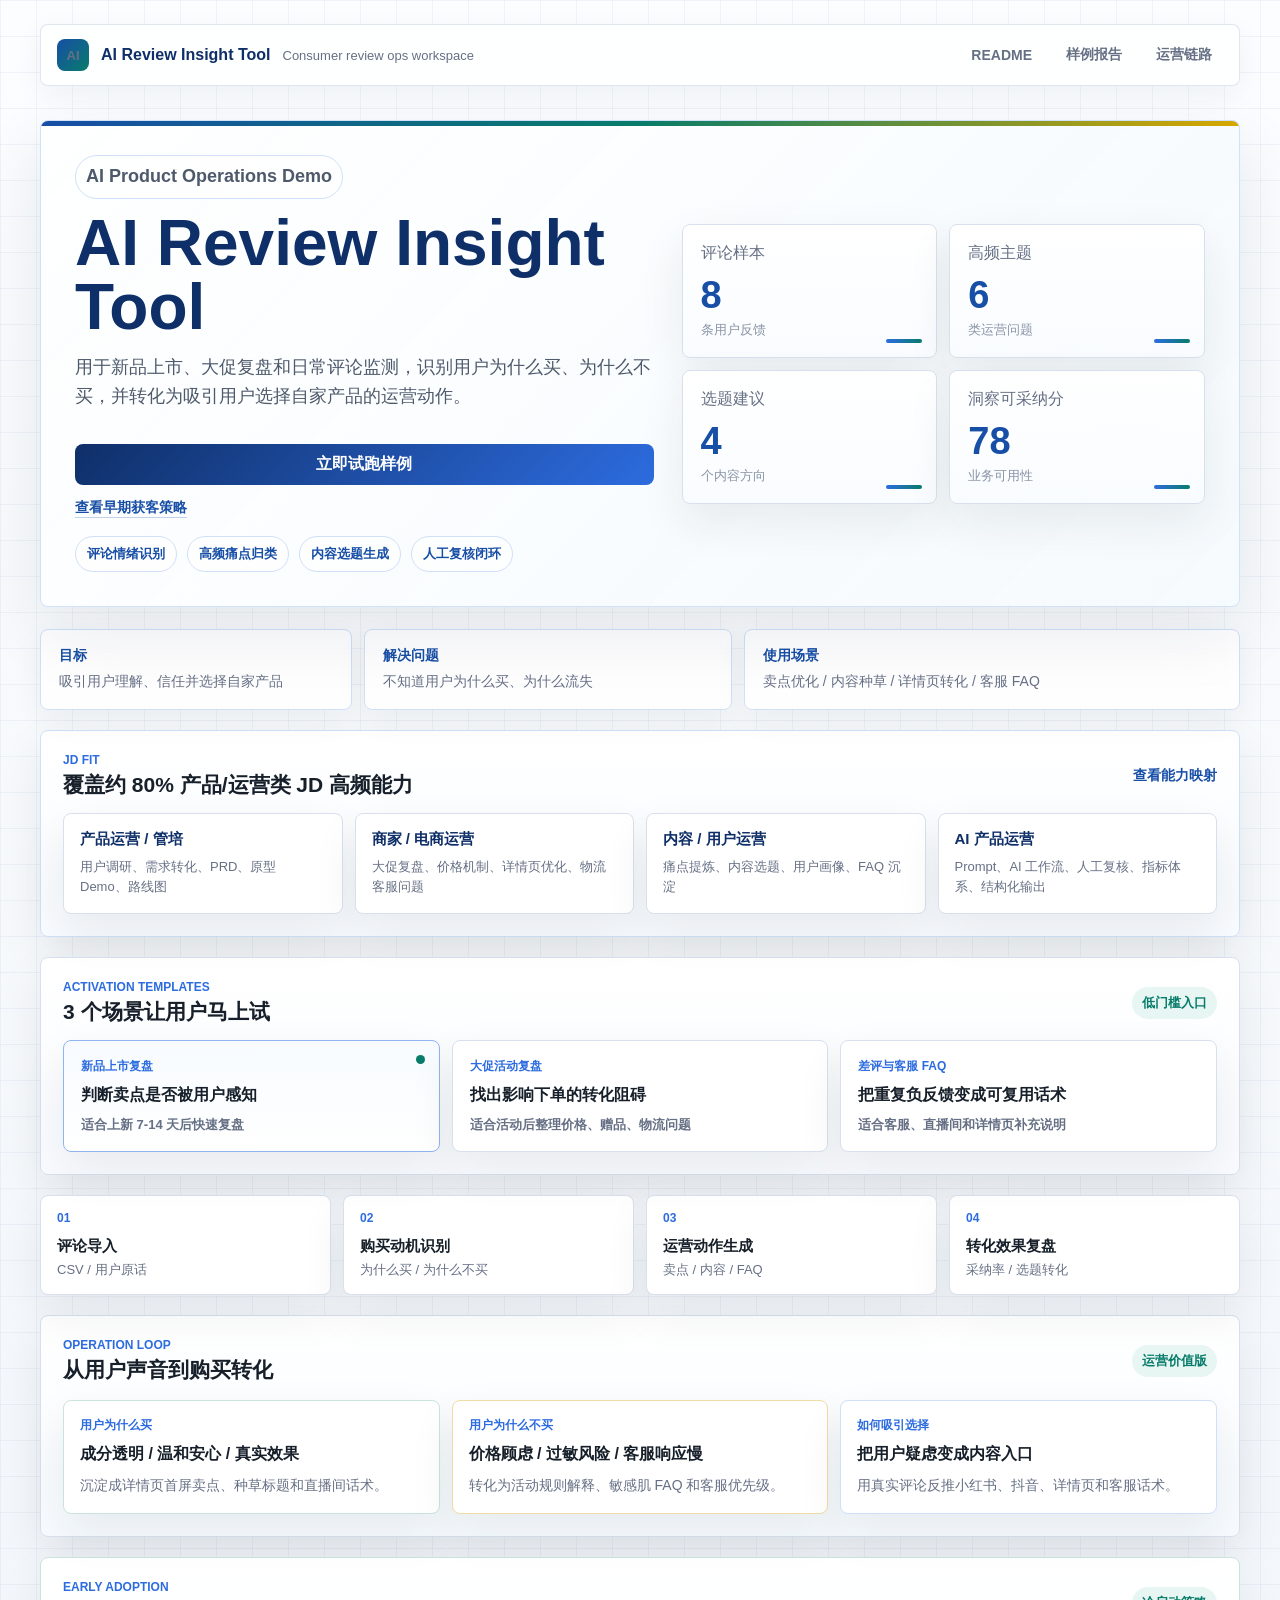
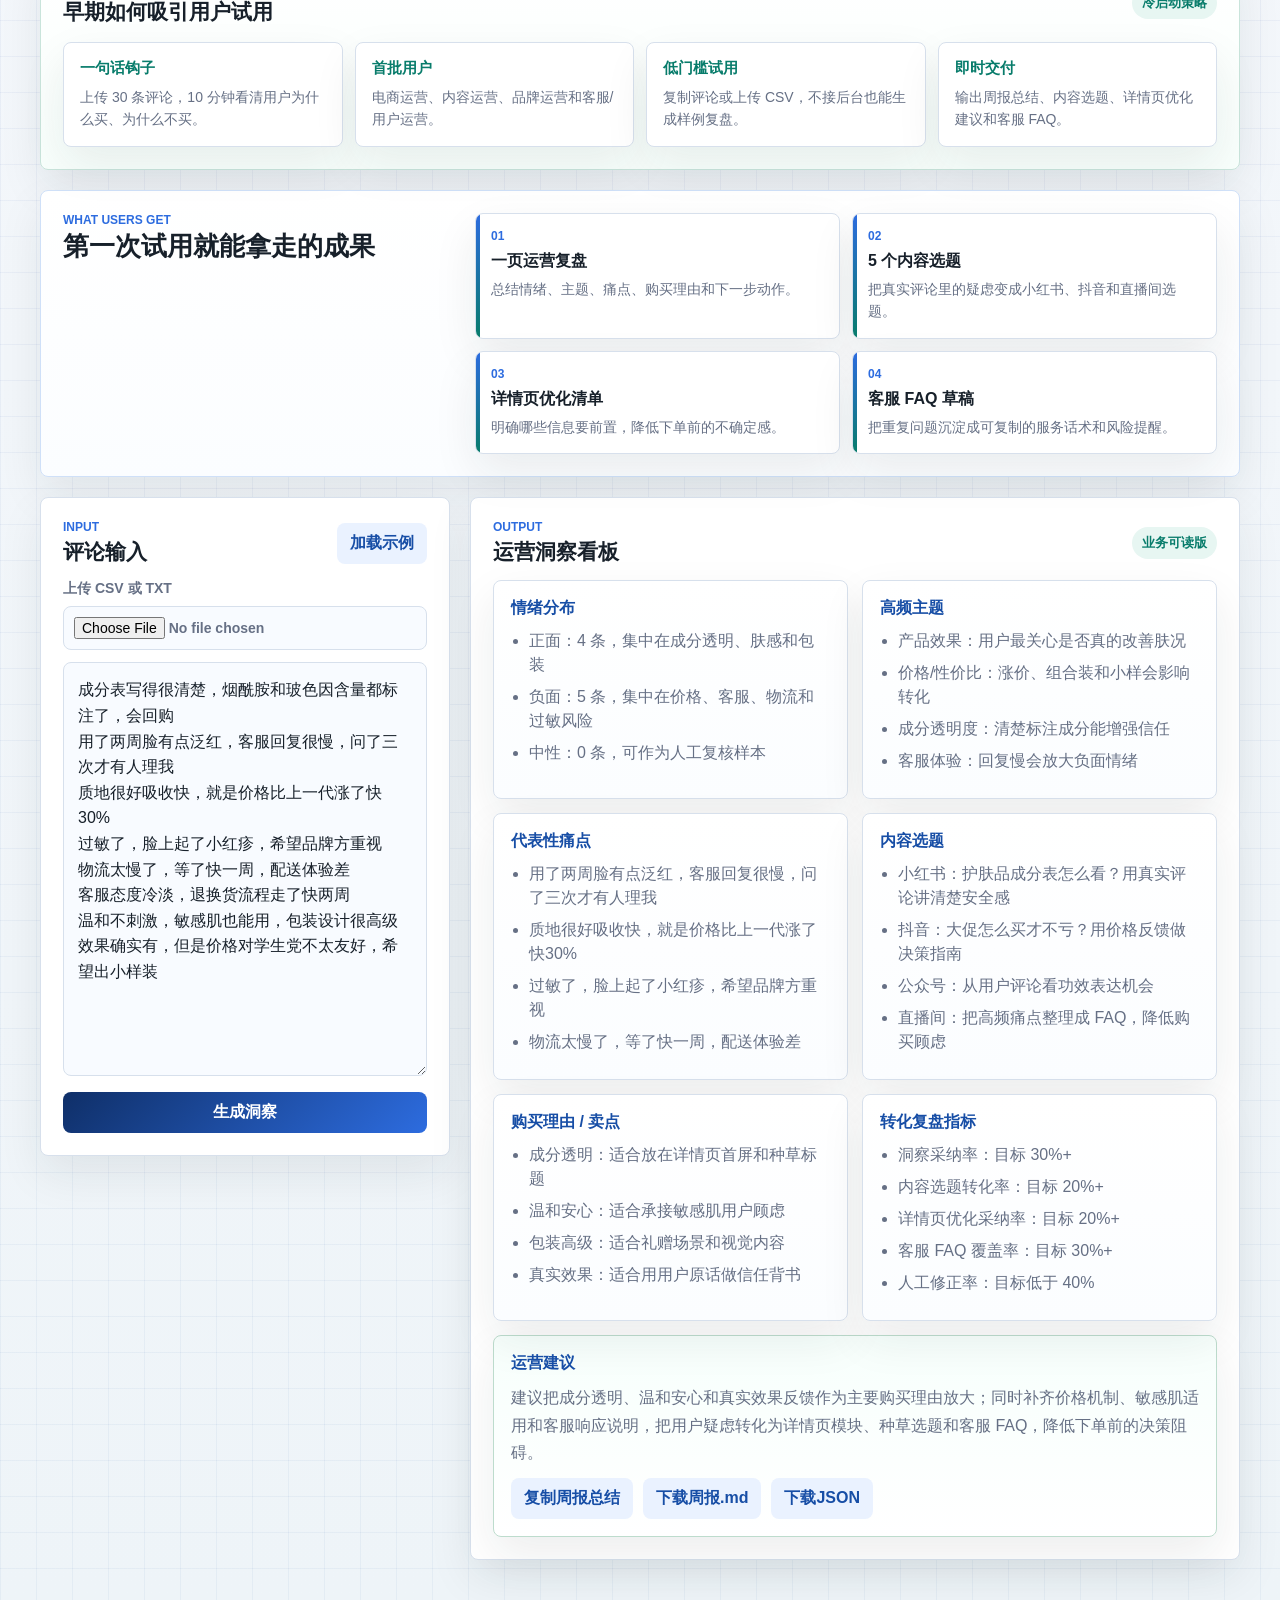
<file: demo/index.html>
<!doctype html>
<html lang="zh-CN">
  <head>
    <meta charset="UTF-8" />
    <meta name="viewport" content="width=device-width, initial-scale=1.0" />
    <title>AI Review Insight Tool</title>
    <link rel="stylesheet" href="style.css" />
  </head>
  <body>
    <main class="page">
      <header class="topbar">
        <div>
          <span class="brand-mark">AI</span>
          <strong>AI Review Insight Tool</strong>
          <span>Consumer review ops workspace</span>
        </div>
        <nav aria-label="Project links">
          <a href="https://github.com/Sophia7877/ai-review-insight-tool">README</a>
          <a href="https://github.com/Sophia7877/ai-review-insight-tool/blob/main/output/insight_report.md">样例报告</a>
          <a href="https://github.com/Sophia7877/ai-review-insight-tool/blob/main/docs/operation-loop.md">运营链路</a>
        </nav>
      </header>

      <section class="hero">
        <div>
          <p class="eyebrow">AI Product Operations Demo</p>
          <h1>AI Review Insight Tool</h1>
          <p>用于新品上市、大促复盘和日常评论监测，识别用户为什么买、为什么不买，并转化为吸引用户选择自家产品的运营动作。</p>
          <div class="hero-actions">
            <button class="primary inline-action" id="startDemo" type="button">立即试跑样例</button>
            <a href="early-adoption.md">查看早期获客策略</a>
          </div>
          <div class="hero-tags" aria-label="Core capabilities">
            <span>评论情绪识别</span>
            <span>高频痛点归类</span>
            <span>内容选题生成</span>
            <span>人工复核闭环</span>
          </div>
        </div>
        <div class="metrics">
          <div><span>评论样本</span><strong id="reviewCount">25</strong><small>条用户反馈</small></div>
          <div><span>高频主题</span><strong id="painCount">6</strong><small>类运营问题</small></div>
          <div><span>选题建议</span><strong id="topicCount">4</strong><small>个内容方向</small></div>
          <div><span>洞察可采纳分</span><strong id="adoptionScore">82</strong><small>业务可用性</small></div>
        </div>
      </section>

      <section class="scenario-strip" aria-label="Use scenarios">
        <div><strong>目标</strong><span>吸引用户理解、信任并选择自家产品</span></div>
        <div><strong>解决问题</strong><span>不知道用户为什么买、为什么流失</span></div>
        <div><strong>使用场景</strong><span>卖点优化 / 内容种草 / 详情页转化 / 客服 FAQ</span></div>
      </section>

      <section class="jd-fit">
        <div class="panel-title">
          <div>
            <p class="section-kicker">JD Fit</p>
            <h2>覆盖约 80% 产品/运营类 JD 高频能力</h2>
          </div>
          <a class="text-link" href="jd-coverage.md">查看能力映射</a>
        </div>
        <div class="fit-grid">
          <article><strong>产品运营 / 管培</strong><span>用户调研、需求转化、PRD、原型 Demo、路线图</span></article>
          <article><strong>商家 / 电商运营</strong><span>大促复盘、价格机制、详情页优化、物流客服问题</span></article>
          <article><strong>内容 / 用户运营</strong><span>痛点提炼、内容选题、用户画像、FAQ 沉淀</span></article>
          <article><strong>AI 产品运营</strong><span>Prompt、AI 工作流、人工复核、指标体系、结构化输出</span></article>
        </div>
      </section>

      <section class="template-lab">
        <div class="panel-title">
          <div>
            <p class="section-kicker">Activation Templates</p>
            <h2>3 个场景让用户马上试</h2>
          </div>
          <span class="badge">低门槛入口</span>
        </div>
        <div class="template-grid">
          <button class="template-card active" type="button" data-template="launch">
            <span>新品上市复盘</span>
            <strong>判断卖点是否被用户感知</strong>
            <small>适合上新 7-14 天后快速复盘</small>
          </button>
          <button class="template-card" type="button" data-template="campaign">
            <span>大促活动复盘</span>
            <strong>找出影响下单的转化阻碍</strong>
            <small>适合活动后整理价格、赠品、物流问题</small>
          </button>
          <button class="template-card" type="button" data-template="negative">
            <span>差评与客服 FAQ</span>
            <strong>把重复负反馈变成可复用话术</strong>
            <small>适合客服、直播间和详情页补充说明</small>
          </button>
        </div>
      </section>

      <section class="workflow">
        <div><span>01</span><strong>评论导入</strong><small>CSV / 用户原话</small></div>
        <div><span>02</span><strong>购买动机识别</strong><small>为什么买 / 为什么不买</small></div>
        <div><span>03</span><strong>运营动作生成</strong><small>卖点 / 内容 / FAQ</small></div>
        <div><span>04</span><strong>转化效果复盘</strong><small>采纳率 / 选题转化</small></div>
      </section>

      <section class="conversion-map">
        <div class="panel-title">
          <div>
            <p class="section-kicker">Operation Loop</p>
            <h2>从用户声音到购买转化</h2>
          </div>
          <span class="badge">运营价值版</span>
        </div>
        <div class="conversion-grid">
          <article>
            <span>用户为什么买</span>
            <strong>成分透明 / 温和安心 / 真实效果</strong>
            <p>沉淀成详情页首屏卖点、种草标题和直播间话术。</p>
          </article>
          <article>
            <span>用户为什么不买</span>
            <strong>价格顾虑 / 过敏风险 / 客服响应慢</strong>
            <p>转化为活动规则解释、敏感肌 FAQ 和客服优先级。</p>
          </article>
          <article>
            <span>如何吸引选择</span>
            <strong>把用户疑虑变成内容入口</strong>
            <p>用真实评论反推小红书、抖音、详情页和客服话术。</p>
          </article>
        </div>
      </section>

      <section class="growth-map">
        <div class="panel-title">
          <div>
            <p class="section-kicker">Early Adoption</p>
            <h2>早期如何吸引用户试用</h2>
          </div>
          <span class="badge">冷启动策略</span>
        </div>
        <div class="growth-grid">
          <article>
            <strong>一句话钩子</strong>
            <p>上传 30 条评论，10 分钟看清用户为什么买、为什么不买。</p>
          </article>
          <article>
            <strong>首批用户</strong>
            <p>电商运营、内容运营、品牌运营和客服/用户运营。</p>
          </article>
          <article>
            <strong>低门槛试用</strong>
            <p>复制评论或上传 CSV，不接后台也能生成样例复盘。</p>
          </article>
          <article>
            <strong>即时交付</strong>
            <p>输出周报总结、内容选题、详情页优化建议和客服 FAQ。</p>
          </article>
        </div>
      </section>

      <section class="outcome-wall">
        <div>
          <p class="section-kicker">What users get</p>
          <h2>第一次试用就能拿走的成果</h2>
        </div>
        <div class="outcome-grid">
          <article><span>01</span><strong>一页运营复盘</strong><p>总结情绪、主题、痛点、购买理由和下一步动作。</p></article>
          <article><span>02</span><strong>5 个内容选题</strong><p>把真实评论里的疑虑变成小红书、抖音和直播间选题。</p></article>
          <article><span>03</span><strong>详情页优化清单</strong><p>明确哪些信息要前置，降低下单前的不确定感。</p></article>
          <article><span>04</span><strong>客服 FAQ 草稿</strong><p>把重复问题沉淀成可复制的服务话术和风险提醒。</p></article>
        </div>
      </section>

      <section class="workspace" id="demoWorkspace">
        <aside class="panel">
          <div class="panel-title">
            <div>
              <p class="section-kicker">Input</p>
              <h2>评论输入</h2>
            </div>
            <button id="loadSample" type="button">加载示例</button>
          </div>
          <label class="file-control">
            上传 CSV 或 TXT
            <input id="fileInput" type="file" accept=".csv,.txt" />
          </label>
          <textarea id="reviewInput" rows="15"></textarea>
          <button class="primary" id="analyzeButton" type="button">生成洞察</button>
        </aside>

        <section class="panel">
          <div class="panel-title">
            <div>
              <p class="section-kicker">Output</p>
              <h2>运营洞察看板</h2>
            </div>
            <span class="badge">业务可读版</span>
          </div>
          <div class="grid">
            <article>
              <h3>情绪分布</h3>
              <ul id="sentimentList"></ul>
            </article>
            <article>
              <h3>高频主题</h3>
              <ul id="themeList"></ul>
            </article>
            <article>
              <h3>代表性痛点</h3>
              <ul id="painList"></ul>
            </article>
            <article>
              <h3>内容选题</h3>
              <ul id="contentList"></ul>
            </article>
            <article>
              <h3>购买理由 / 卖点</h3>
              <ul id="sellingList"></ul>
            </article>
            <article>
              <h3>转化复盘指标</h3>
              <ul id="metricList"></ul>
            </article>
          </div>
          <section class="advice">
            <h3>运营建议</h3>
            <p id="adviceText"></p>
            <div class="actions">
              <button id="copySummary" type="button">复制周报总结</button>
              <button id="downloadReport" type="button">下载周报.md</button>
              <button id="downloadJson" type="button">下载JSON</button>
            </div>
          </section>
        </section>
      </section>
    </main>
    <script src="app.js"></script>
  </body>
</html>
</file>
<file: demo/style.css>
:root {
  --bg: #f4f7fb;
  --surface: #ffffff;
  --surface-soft: #f8fbff;
  --line: #d7e0ec;
  --text: #17202a;
  --muted: #667085;
  --muted-2: #8a94a6;
  --blue: #174ea6;
  --blue-2: #2d6cdf;
  --blue-3: #0f2f68;
  --soft: #eaf2ff;
  --green: #087c6b;
  --green-soft: #e7f6f2;
  --amber: #946200;
  --amber-soft: #fff7df;
  --shadow: 0 18px 45px rgba(23, 32, 42, 0.08);
  --shadow-soft: 0 10px 30px rgba(23, 32, 42, 0.06);
}

* {
  box-sizing: border-box;
}

body {
  margin: 0;
  font-family: -apple-system, BlinkMacSystemFont, "PingFang SC", "Microsoft YaHei", sans-serif;
  color: var(--text);
  background:
    linear-gradient(90deg, rgba(23, 78, 166, 0.05) 1px, transparent 1px),
    linear-gradient(180deg, rgba(23, 78, 166, 0.05) 1px, transparent 1px),
    linear-gradient(180deg, #fbfdff 0%, var(--bg) 42%, #eef4f8 100%);
  background-size: 36px 36px, 36px 36px, auto;
}

button,
textarea,
input {
  font: inherit;
}

.page {
  width: min(1200px, calc(100% - 32px));
  margin: 0 auto;
  padding: 24px 0 40px;
}

.topbar {
  position: sticky;
  top: 12px;
  z-index: 10;
  display: flex;
  align-items: center;
  justify-content: space-between;
  gap: 20px;
  margin-bottom: 34px;
  border: 1px solid rgba(215, 224, 236, 0.8);
  border-radius: 8px;
  padding: 13px 16px;
  background: rgba(255, 255, 255, 0.78);
  box-shadow: 0 8px 30px rgba(23, 32, 42, 0.05);
  backdrop-filter: blur(14px);
}

.topbar div,
.topbar nav {
  display: flex;
  align-items: center;
  gap: 12px;
}

.topbar strong {
  color: var(--blue-3);
}

.brand-mark {
  display: grid;
  width: 32px;
  height: 32px;
  place-items: center;
  border-radius: 8px;
  color: #ffffff;
  background: linear-gradient(135deg, var(--blue), var(--green));
  font-size: 12px;
  font-weight: 900;
  letter-spacing: 0;
}

.topbar span {
  color: var(--muted);
  font-size: 13px;
}

.topbar a {
  border: 1px solid transparent;
  border-radius: 999px;
  padding: 7px 10px;
  color: var(--muted);
  font-size: 14px;
  font-weight: 700;
  text-decoration: none;
}

.topbar a:hover {
  border-color: #cfe0f8;
  color: var(--blue);
  background: rgba(255, 255, 255, 0.8);
}

.hero {
  position: relative;
  display: grid;
  grid-template-columns: minmax(0, 1.05fr) minmax(420px, 0.95fr);
  gap: 28px;
  align-items: center;
  overflow: hidden;
  margin-bottom: 22px;
  border: 1px solid rgba(207, 224, 248, 0.92);
  border-radius: 8px;
  padding: 34px;
  background:
    linear-gradient(135deg, rgba(255, 255, 255, 0.96), rgba(247, 251, 255, 0.92)),
    linear-gradient(135deg, rgba(45, 108, 223, 0.12), rgba(8, 124, 107, 0.08));
  box-shadow: 0 24px 70px rgba(23, 32, 42, 0.09);
}

.hero::before {
  position: absolute;
  top: 0;
  left: 0;
  width: 100%;
  height: 5px;
  background: linear-gradient(90deg, var(--blue), var(--green), #d7a700);
  content: "";
}

.eyebrow {
  display: inline-flex;
  margin: 0 0 12px;
  border: 1px solid #cfe0f8;
  border-radius: 999px;
  padding: 6px 10px;
  color: var(--blue);
  background: rgba(255, 255, 255, 0.72);
  font-size: 13px;
  font-weight: 800;
}

h1,
h2,
h3,
p {
  margin-top: 0;
}

h1 {
  max-width: 720px;
  margin-bottom: 14px;
  font-size: clamp(38px, 5vw, 64px);
  line-height: 1;
  letter-spacing: 0;
  color: var(--blue-3);
}

.hero p {
  max-width: 680px;
  color: #4e5a6b;
  font-size: 18px;
  line-height: 1.65;
}

.hero-tags {
  display: flex;
  flex-wrap: wrap;
  gap: 10px;
  margin-top: 18px;
}

.hero-actions {
  display: flex;
  flex-wrap: wrap;
  align-items: center;
  gap: 14px;
  margin-top: 20px;
}

.hero-actions a {
  border-bottom: 1px solid rgba(23, 78, 166, 0.25);
  color: var(--blue);
  font-size: 14px;
  font-weight: 800;
  text-decoration: none;
}

.inline-action {
  width: auto;
  margin-top: 0;
}

.hero-tags span {
  border: 1px solid #cfe0f8;
  border-radius: 999px;
  padding: 8px 11px;
  color: var(--blue);
  background: rgba(255, 255, 255, 0.72);
  font-size: 13px;
  font-weight: 800;
}

.metrics {
  display: grid;
  grid-template-columns: repeat(2, minmax(0, 1fr));
  gap: 12px;
}

.metrics div,
.panel,
.grid article,
.advice,
.workflow div,
.conversion-map,
.conversion-grid article,
.growth-map,
.growth-grid article,
.jd-fit,
.fit-grid article,
.template-lab,
.template-card,
.outcome-wall,
.outcome-grid article {
  border: 1px solid var(--line);
  border-radius: 8px;
  background: var(--surface);
  box-shadow: var(--shadow);
}

.metrics div {
  position: relative;
  overflow: hidden;
  min-height: 128px;
  padding: 18px;
  background:
    linear-gradient(180deg, rgba(255, 255, 255, 0.96), rgba(249, 252, 255, 0.96));
}

.metrics div::after {
  position: absolute;
  right: 14px;
  bottom: 14px;
  width: 36px;
  height: 4px;
  border-radius: 999px;
  background: linear-gradient(90deg, var(--blue-2), var(--green));
  content: "";
}

.metrics span,
li,
.advice p,
.workflow small {
  color: var(--muted);
}

.metrics strong {
  display: block;
  margin-top: 12px;
  color: var(--blue);
  font-size: 38px;
  line-height: 1;
}

.metrics small {
  display: block;
  margin-top: 7px;
  color: var(--muted-2);
  font-size: 13px;
}

.workflow {
  display: grid;
  grid-template-columns: repeat(4, 1fr);
  gap: 12px;
  margin-bottom: 20px;
}

.scenario-strip {
  display: grid;
  grid-template-columns: 0.85fr 1fr 1.35fr;
  gap: 12px;
  margin-bottom: 20px;
}

.scenario-strip div {
  border: 1px solid #cfe0f8;
  border-radius: 8px;
  padding: 17px 18px;
  background: rgba(255, 255, 255, 0.86);
  box-shadow: var(--shadow-soft);
}

.scenario-strip strong,
.scenario-strip span {
  display: block;
}

.scenario-strip strong {
  margin-bottom: 6px;
  color: var(--blue);
  font-size: 14px;
}

.scenario-strip span {
  color: var(--muted);
  font-size: 14px;
  line-height: 1.5;
}

.workflow div {
  padding: 15px 16px;
}

.template-lab {
  margin-bottom: 20px;
  padding: 22px;
  background:
    linear-gradient(180deg, #ffffff 0%, #f9fbff 100%);
}

.jd-fit {
  margin-bottom: 20px;
  padding: 22px;
  border-color: #cfe0f8;
  background:
    linear-gradient(180deg, #ffffff 0%, #f8fbff 100%);
}

.text-link {
  color: var(--blue);
  font-size: 14px;
  font-weight: 800;
  text-decoration: none;
}

.fit-grid {
  display: grid;
  grid-template-columns: repeat(4, 1fr);
  gap: 12px;
}

.fit-grid article {
  padding: 16px;
  background: #ffffff;
}

.fit-grid strong,
.fit-grid span {
  display: block;
}

.fit-grid strong {
  margin-bottom: 8px;
  color: var(--blue-3);
  font-size: 15px;
}

.fit-grid span {
  color: var(--muted);
  font-size: 13px;
  line-height: 1.55;
}

.template-grid {
  display: grid;
  grid-template-columns: repeat(3, 1fr);
  gap: 12px;
}

.template-card {
  position: relative;
  padding: 17px;
  text-align: left;
  background: #ffffff;
}

.template-card.active,
.template-card:hover {
  border-color: #8fb4ef;
  background: linear-gradient(180deg, #f7fbff, #ffffff);
}

.template-card.active::after {
  position: absolute;
  top: 14px;
  right: 14px;
  width: 9px;
  height: 9px;
  border-radius: 999px;
  background: var(--green);
  content: "";
}

.template-card span,
.template-card strong,
.template-card small {
  display: block;
}

.template-card span {
  margin-bottom: 8px;
  color: var(--blue-2);
  font-size: 12px;
  font-weight: 900;
}

.template-card strong {
  margin-bottom: 8px;
  color: var(--text);
  line-height: 1.45;
}

.template-card small {
  color: var(--muted);
  font-size: 13px;
  line-height: 1.5;
}

.conversion-map {
  margin-bottom: 20px;
  padding: 22px;
  background:
    linear-gradient(180deg, #ffffff 0%, #f7fbff 100%);
}

.growth-map {
  margin-bottom: 20px;
  padding: 22px;
  border-color: #c9e4db;
  background:
    linear-gradient(180deg, #ffffff 0%, #f8fffc 100%);
}

.conversion-map .panel-title,
.growth-map .panel-title {
  margin-bottom: 16px;
}

.conversion-grid,
.growth-grid {
  display: grid;
  gap: 12px;
}

.conversion-grid {
  grid-template-columns: repeat(3, 1fr);
}

.growth-grid {
  grid-template-columns: repeat(4, 1fr);
}

.conversion-grid article,
.growth-grid article {
  padding: 16px;
}

.conversion-grid article:first-child {
  border-color: #c9e4db;
}

.conversion-grid article:nth-child(2) {
  border-color: #f0dba5;
}

.conversion-grid article:nth-child(3) {
  border-color: #cfe0f8;
}

.conversion-grid span,
.conversion-grid strong,
.conversion-grid p,
.growth-grid strong,
.growth-grid p {
  display: block;
}

.conversion-grid span {
  margin-bottom: 8px;
  color: var(--blue-2);
  font-size: 12px;
  font-weight: 900;
}

.conversion-grid strong {
  margin-bottom: 9px;
  color: var(--text);
  line-height: 1.45;
}

.conversion-grid p {
  margin-bottom: 0;
  color: var(--muted);
  font-size: 14px;
  line-height: 1.6;
}

.growth-grid strong {
  margin-bottom: 8px;
  color: var(--green);
  font-size: 15px;
}

.growth-grid p {
  margin-bottom: 0;
  color: var(--muted);
  font-size: 14px;
  line-height: 1.6;
}

.outcome-wall {
  display: grid;
  grid-template-columns: 0.85fr 1.6fr;
  gap: 18px;
  margin-bottom: 20px;
  padding: 22px;
  border-color: #cfe0f8;
  background:
    linear-gradient(180deg, #ffffff 0%, #fbfdff 100%);
}

.outcome-wall h2 {
  margin-bottom: 0;
  font-size: 26px;
  line-height: 1.2;
}

.outcome-grid {
  display: grid;
  grid-template-columns: repeat(2, 1fr);
  gap: 12px;
}

.outcome-grid article {
  position: relative;
  padding: 15px;
  overflow: hidden;
}

.outcome-grid article::before {
  position: absolute;
  top: 0;
  left: 0;
  width: 4px;
  height: 100%;
  background: linear-gradient(180deg, var(--blue-2), var(--green));
  content: "";
}

.outcome-grid span {
  display: block;
  margin-bottom: 8px;
  color: var(--blue-2);
  font-size: 12px;
  font-weight: 900;
}

.outcome-grid strong {
  display: block;
  margin-bottom: 7px;
  color: var(--text);
}

.outcome-grid p {
  margin-bottom: 0;
  color: var(--muted);
  font-size: 14px;
  line-height: 1.55;
}

.workflow strong,
.workflow span,
.workflow small {
  display: block;
}

.workflow span {
  margin-bottom: 12px;
  color: var(--blue-2);
  font-size: 12px;
  font-weight: 900;
}

.workflow strong {
  margin-bottom: 5px;
  color: var(--text);
  font-size: 15px;
}

.workflow small {
  font-size: 13px;
}

.workspace {
  display: grid;
  grid-template-columns: 410px minmax(0, 1fr);
  gap: 20px;
  align-items: start;
}

.panel {
  padding: 22px;
}

.panel-title {
  display: flex;
  align-items: center;
  justify-content: space-between;
  gap: 12px;
  margin-bottom: 14px;
}

.panel-title h2 {
  margin-bottom: 0;
  font-size: 21px;
}

.section-kicker {
  margin-bottom: 4px;
  color: var(--blue-2);
  font-size: 12px;
  font-weight: 900;
  letter-spacing: 0;
  text-transform: uppercase;
}

button {
  border: 0;
  border-radius: 8px;
  padding: 10px 13px;
  color: var(--blue);
  background: var(--soft);
  cursor: pointer;
  font-weight: 800;
  transition: transform 0.15s ease, box-shadow 0.15s ease, background 0.15s ease, border-color 0.15s ease;
}

button:hover {
  transform: translateY(-1px);
  box-shadow: 0 8px 18px rgba(23, 78, 166, 0.13);
}

.primary {
  width: 100%;
  margin-top: 12px;
  color: #ffffff;
  background: linear-gradient(135deg, var(--blue-3), var(--blue-2));
}

.file-control {
  display: grid;
  gap: 8px;
  margin-bottom: 12px;
  color: var(--muted);
  font-size: 14px;
  font-weight: 700;
}

.file-control input {
  width: 100%;
  border: 1px solid var(--line);
  border-radius: 8px;
  padding: 10px;
  color: var(--muted);
  background: var(--surface-soft);
}

textarea {
  width: 100%;
  min-height: 360px;
  border: 1px solid var(--line);
  border-radius: 8px;
  padding: 14px;
  resize: vertical;
  color: var(--text);
  background: var(--surface-soft);
  line-height: 1.6;
  outline: none;
}

textarea:focus,
.file-control input:focus {
  border-color: #8fb4ef;
  box-shadow: 0 0 0 3px rgba(45, 108, 223, 0.12);
}

.badge {
  border-radius: 999px;
  padding: 7px 10px;
  color: var(--green);
  background: var(--green-soft);
  font-size: 13px;
  font-weight: 800;
}

.grid {
  display: grid;
  grid-template-columns: repeat(2, minmax(0, 1fr));
  gap: 14px;
}

.grid article,
.advice {
  padding: 17px;
}

.grid article {
  background: linear-gradient(180deg, #ffffff 0%, #fbfdff 100%);
}

.grid article:hover {
  border-color: #bdd0ed;
}

h3 {
  margin-bottom: 10px;
  color: var(--blue);
  font-size: 16px;
}

ul {
  margin: 0;
  padding-left: 18px;
}

li {
  margin-bottom: 8px;
  line-height: 1.5;
}

.advice {
  margin-top: 14px;
  border-color: #bddccd;
  background: linear-gradient(180deg, #f7fffc 0%, #ffffff 100%);
}

.advice p {
  margin-bottom: 0;
  line-height: 1.7;
}

.actions {
  display: flex;
  flex-wrap: wrap;
  gap: 10px;
  margin-top: 12px;
}

@media (max-width: 880px) {
  .topbar,
  .topbar div,
  .topbar nav {
    align-items: flex-start;
    flex-direction: column;
  }

  .hero,
  .workspace,
  .metrics,
  .grid,
  .workflow,
  .scenario-strip,
  .fit-grid,
  .template-grid,
  .conversion-grid,
  .growth-grid,
  .outcome-wall,
  .outcome-grid {
    grid-template-columns: 1fr;
  }
}
</file>
